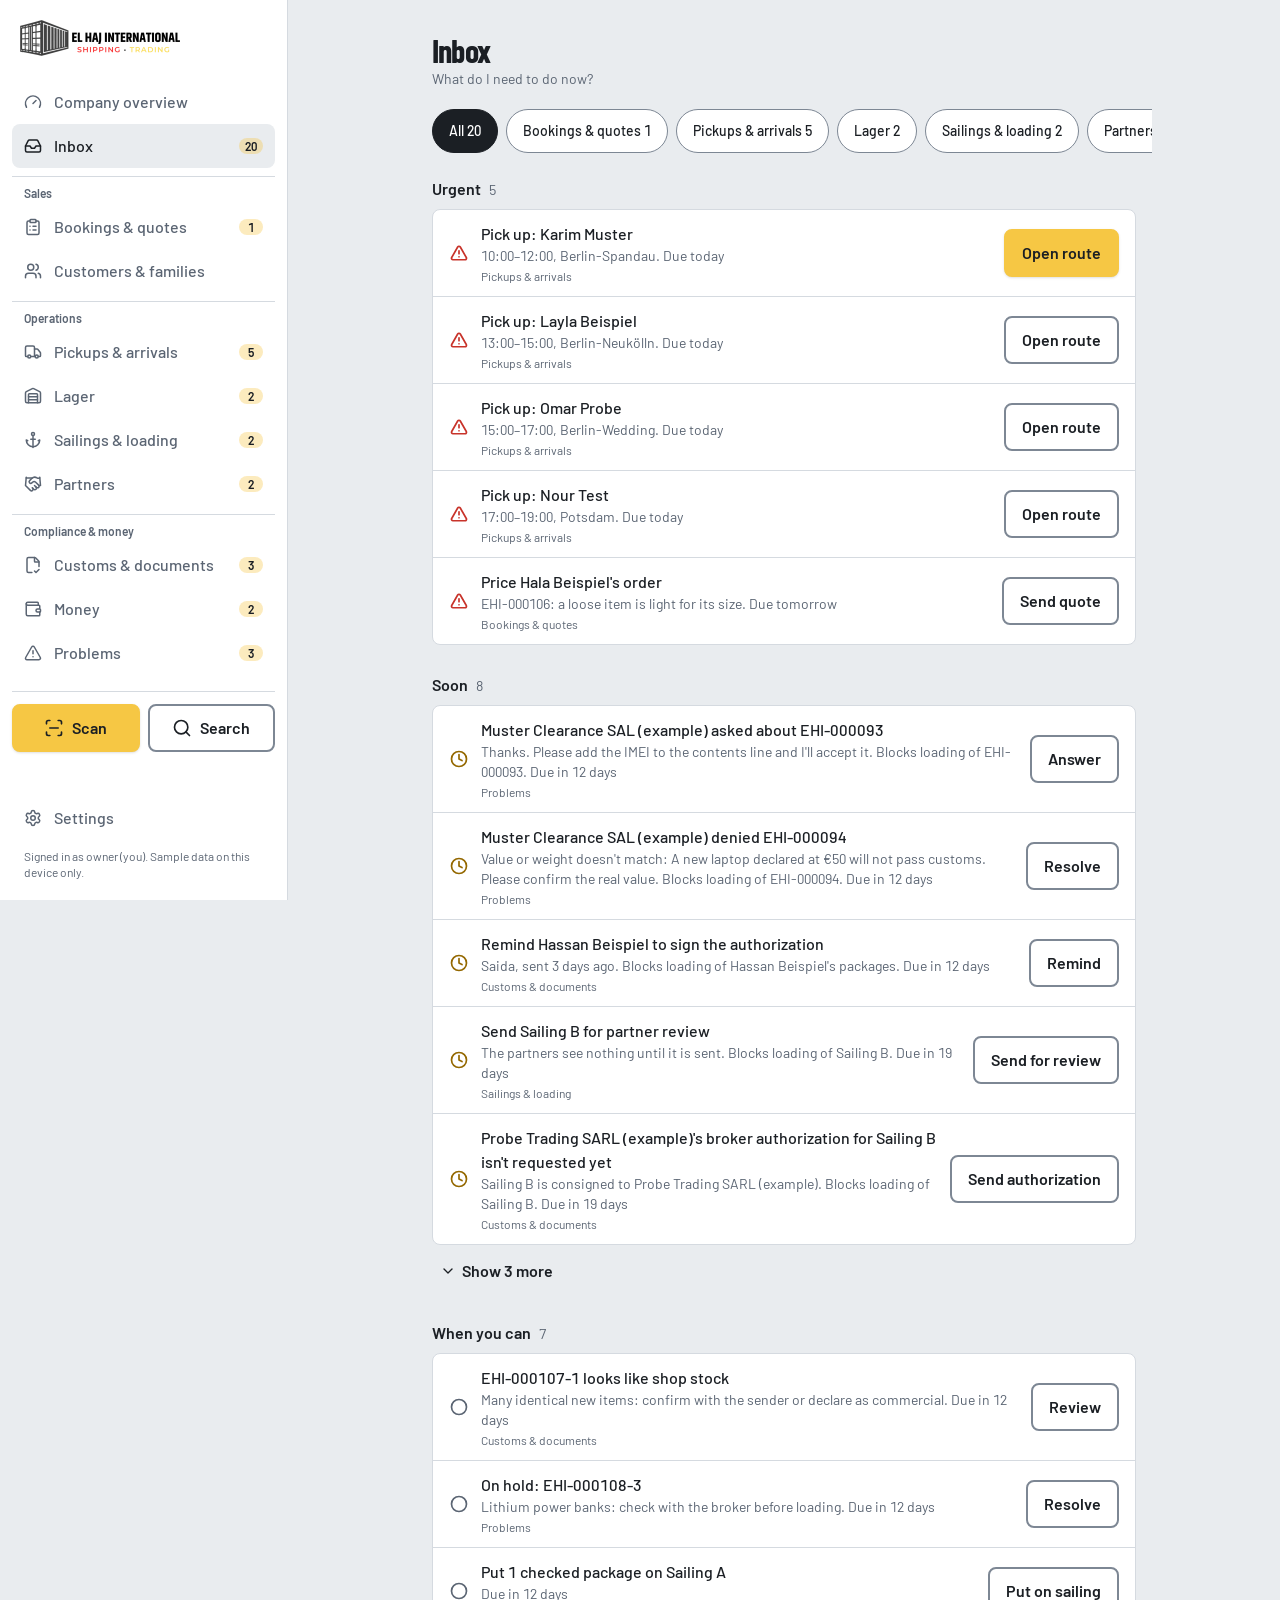
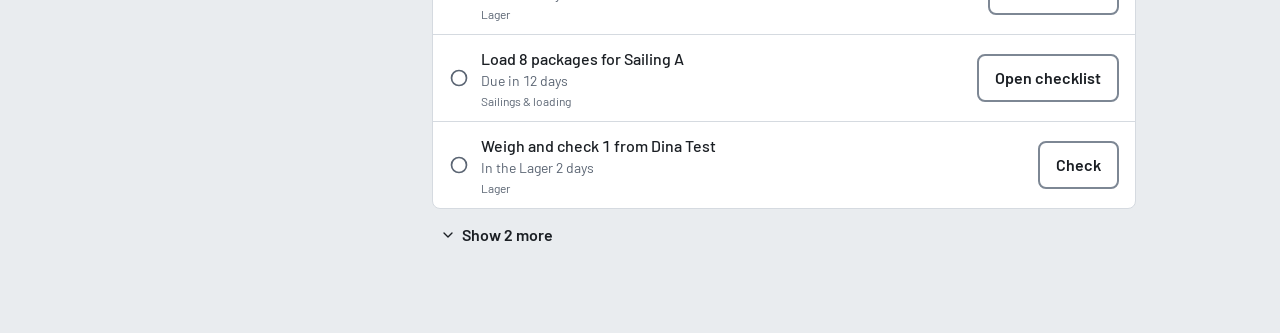
<file: index.html>
<!doctype html>
<html lang="en" dir="ltr">
  <head>
    <meta charset="UTF-8" />
    <meta name="viewport" content="width=device-width, initial-scale=1.0, viewport-fit=cover" />
    <meta name="theme-color" content="#E9ECEF" media="(prefers-color-scheme: light)" />
    <meta name="theme-color" content="#0B1220" media="(prefers-color-scheme: dark)" />
    <link rel="icon" type="image/webp" href="./logo-icon.webp" />
    <title>El Haj — Operations</title>
    <script type="module" crossorigin src="./assets/main-ijH-6fSq.js"></script>
    <link rel="modulepreload" crossorigin href="./assets/TipBox-Cn-i77k8.js">
    <link rel="stylesheet" crossorigin href="./assets/TipBox-DAsWd3Bw.css">
  </head>
  <body>
    <div id="root"></div>
  </body>
</html>
</file>
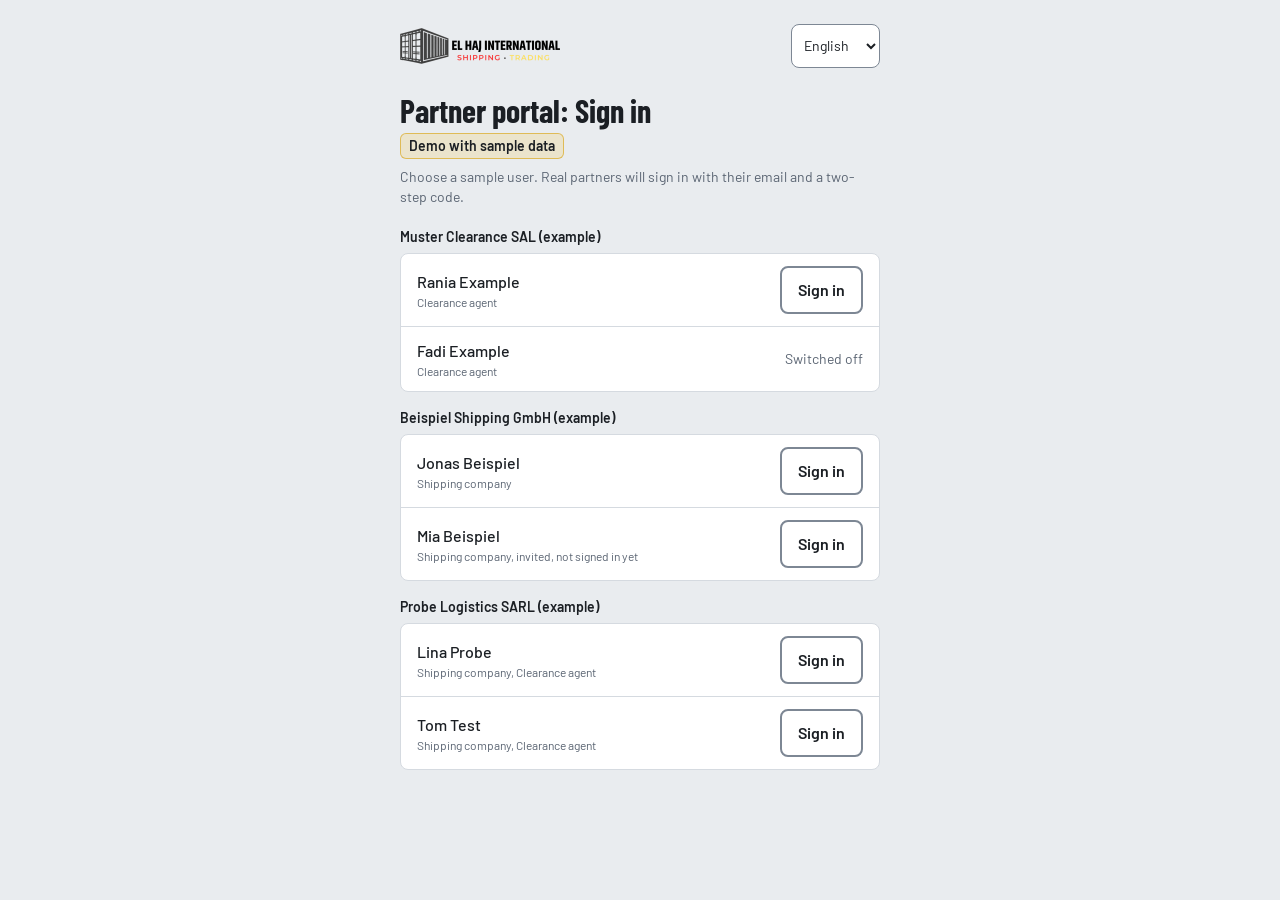
<file: partner.html>
<!doctype html>
<html lang="en" dir="ltr">
  <head>
    <meta charset="UTF-8" />
    <meta name="viewport" content="width=device-width, initial-scale=1.0, viewport-fit=cover" />
    <meta name="theme-color" content="#E9ECEF" media="(prefers-color-scheme: light)" />
    <meta name="theme-color" content="#0B1220" media="(prefers-color-scheme: dark)" />
    <meta name="robots" content="noindex" />
    <link rel="icon" type="image/webp" href="./logo-icon.webp" />
    <title>El Haj International — Partner portal</title>
    <script type="module" crossorigin src="./assets/partner-BP_wUhys.js"></script>
    <link rel="modulepreload" crossorigin href="./assets/TipBox-Cn-i77k8.js">
    <link rel="stylesheet" crossorigin href="./assets/TipBox-DAsWd3Bw.css">
  </head>
  <body>
    <div id="root"></div>
  </body>
</html>
</file>
